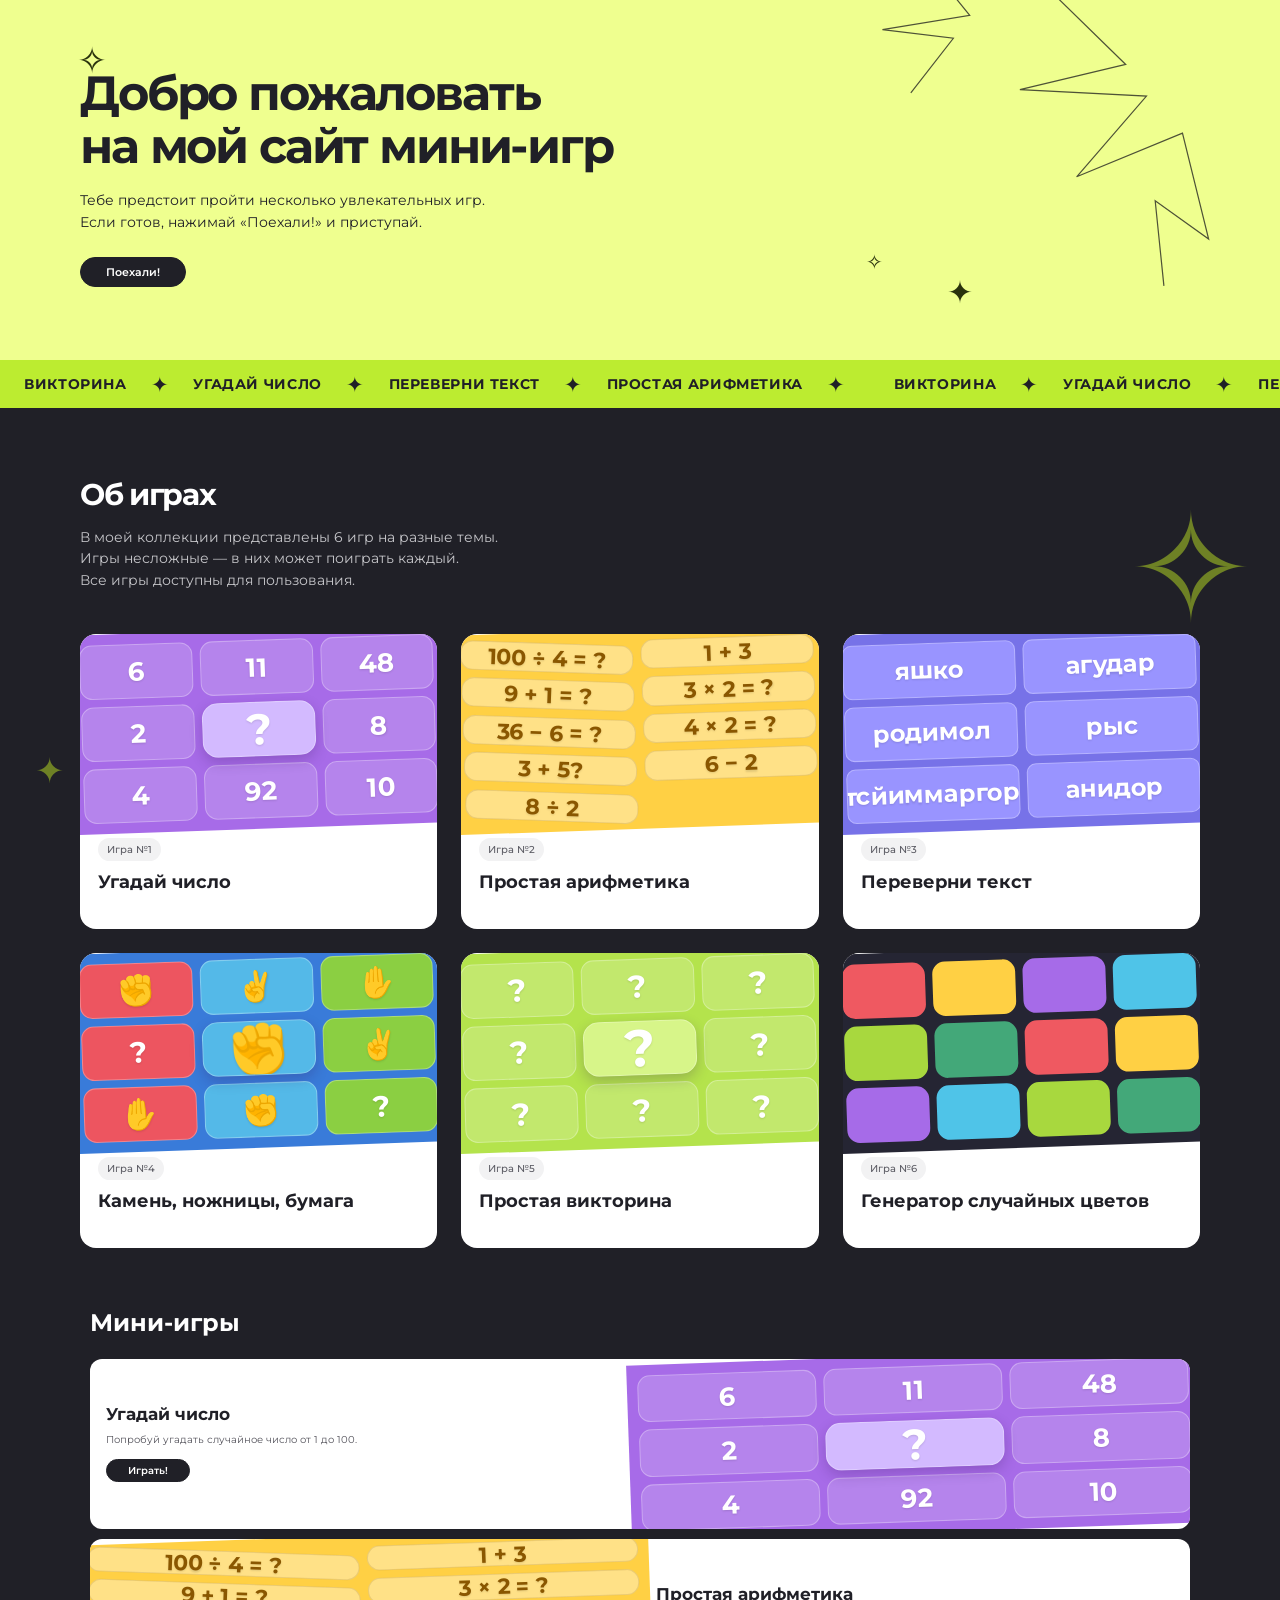
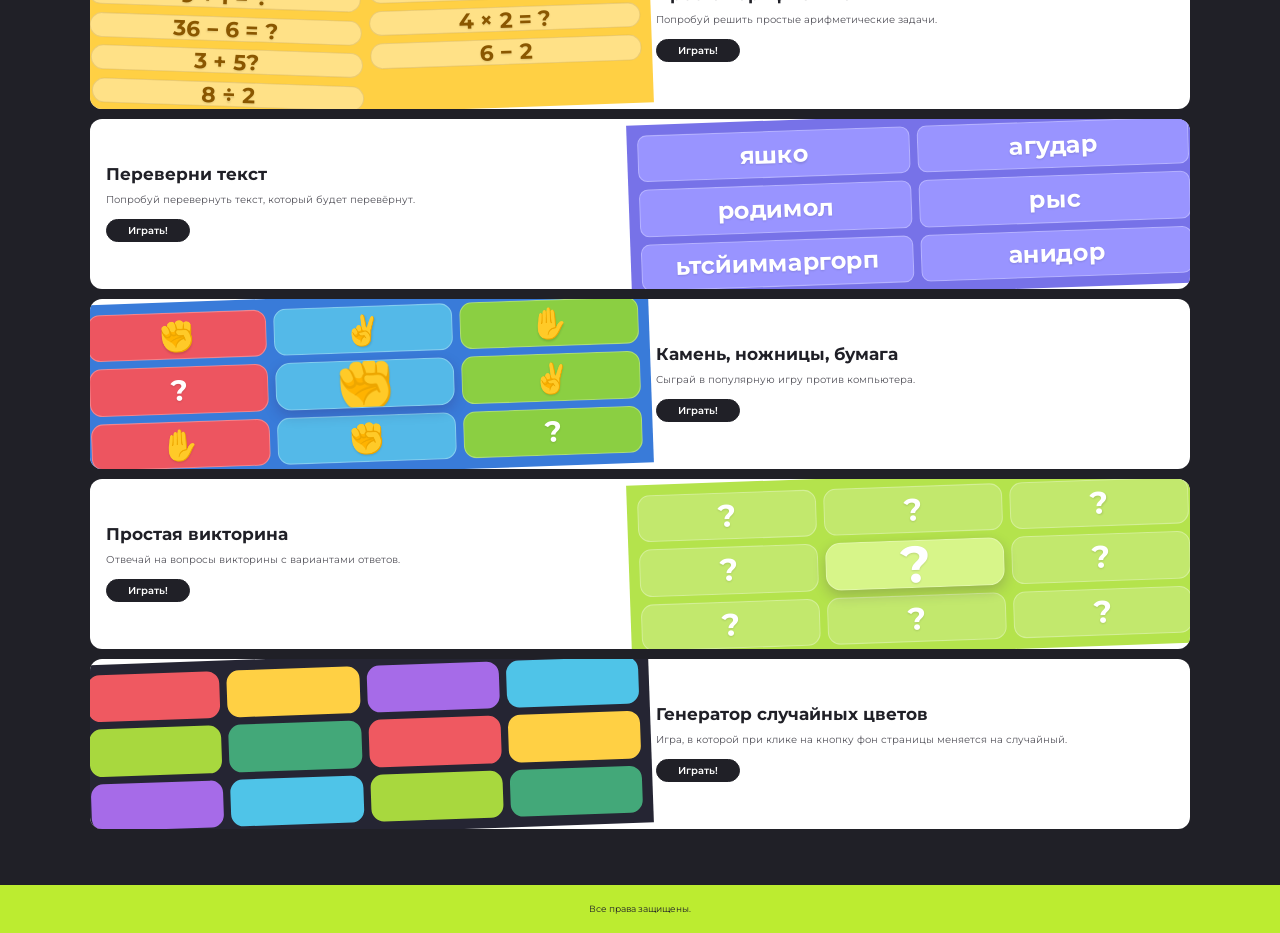
<file: index.html>
<!doctype html>
<html lang="ru">
  <head>
    <meta charset="utf-8">
    <meta name="viewport" content="width=device-width, initial-scale=1">
    <meta name="theme-color" content="#efff8f">
    <title>Мини-игры</title>
    <link rel="stylesheet" href="styles.css">
  </head>
  <body>
    <main>
      <section class="welcome" aria-labelledby="welcome-title">
        <div class="welcome__content">
          <h1 id="welcome-title">Добро пожаловать<br>на мой сайт мини-игр</h1>
          <p class="welcome__description">
            Тебе предстоит пройти несколько увлекательных игр.<br>
            Если готов, нажимай «Поехали!» и приступай.
          </p>
          <a class="button button--dark" href="#mini-games">Поехали!</a>
        </div>
        <svg class="welcome__lightning" viewBox="0 0 360 330" fill="none" aria-hidden="true">
          <path d="M170 0 254 82 157 105 273 111 209 185 306 145 330 242 281 207 289 285" />
          <path d="M81 0 111 37 31 50 96 58 57 108" />
        </svg>
        <span class="sparkle sparkle--one" aria-hidden="true">✧</span>
        <span class="sparkle sparkle--two" aria-hidden="true">✦</span>
        <span class="sparkle sparkle--three" aria-hidden="true">✧</span>
      </section>

      <div class="game-strip" role="img" aria-label="Игры: викторина, угадай число, переверни текст, простая арифметика">
        <div class="game-strip__track" aria-hidden="true">
          <div class="game-strip__group">
            <span>ВИКТОРИНА</span><span class="game-strip__star">✦</span>
            <span>УГАДАЙ ЧИСЛО</span><span class="game-strip__star">✦</span>
            <span>ПЕРЕВЕРНИ ТЕКСТ</span><span class="game-strip__star">✦</span>
            <span>ПРОСТАЯ АРИФМЕТИКА</span><span class="game-strip__star">✦</span>
          </div>
          <div class="game-strip__group">
            <span>ВИКТОРИНА</span><span class="game-strip__star">✦</span>
            <span>УГАДАЙ ЧИСЛО</span><span class="game-strip__star">✦</span>
            <span>ПЕРЕВЕРНИ ТЕКСТ</span><span class="game-strip__star">✦</span>
            <span>ПРОСТАЯ АРИФМЕТИКА</span><span class="game-strip__star">✦</span>
          </div>
        </div>
      </div>

      <section class="games" id="games" aria-labelledby="games-title">
        <div class="games__inner">
          <header class="games__header">
            <h2 id="games-title">Об играх</h2>
            <p class="games__description">
              В моей коллекции представлены 6 игр на разные темы.<br>
              Игры несложные — в них может поиграть каждый.<br>
              Все игры доступны для пользования.
            </p>
          </header>

          <div class="game-grid">
            <a class="game-card" href="games.html#guess-number" aria-label="Игра №1: Угадай число">
              <div class="game-art game-art--numbers" aria-hidden="true">
                <span>6</span><span>11</span><span>48</span>
                <span>2</span><b>?</b><span>8</span>
                <span>4</span><span>92</span><span>10</span>
              </div>
              <div class="game-card__body"><span class="game-card__number">Игра №1</span><h3>Угадай число</h3></div>
            </a>

            <a class="game-card" href="games.html#arithmetic" aria-label="Игра №2: Простая арифметика">
              <div class="game-art game-art--math" aria-hidden="true">
                <span>100 ÷ 4 = ?</span><span>1 + 3</span><span>9 + 1 = ?</span>
                <span>3 × 2 = ?</span><span>36 − 6 = ?</span><span>4 × 2 = ?</span>
                <span>3 + 5?</span><span>6 − 2</span><span>8 ÷ 2</span>
              </div>
              <div class="game-card__body"><span class="game-card__number">Игра №2</span><h3>Простая арифметика</h3></div>
            </a>

            <a class="game-card" href="games.html#reverse-text" aria-label="Игра №3: Переверни текст">
              <div class="game-art game-art--words" aria-hidden="true">
                <span>яшко</span><span>агудар</span><span>родимол</span>
                <span>рыс</span><span>ьтсйиммаргорп</span><span>анидор</span>
              </div>
              <div class="game-card__body"><span class="game-card__number">Игра №3</span><h3>Переверни текст</h3></div>
            </a>

            <a class="game-card" href="games.html#rock-paper-scissors" aria-label="Игра №4: Камень, ножницы, бумага">
              <div class="game-art game-art--rps" aria-hidden="true">
                <span>✊</span><span>✌</span><span>✋</span><span>?</span><b>✊</b><span>✌</span><span>✋</span><span>✊</span><span>?</span>
              </div>
              <div class="game-card__body"><span class="game-card__number">Игра №4</span><h3>Камень, ножницы, бумага</h3></div>
            </a>

            <a class="game-card" href="games.html#quiz" aria-label="Игра №5: Простая викторина">
              <div class="game-art game-art--quiz" aria-hidden="true">
                <span>?</span><span>?</span><span>?</span><span>?</span><b>?</b><span>?</span><span>?</span><span>?</span><span>?</span>
              </div>
              <div class="game-card__body"><span class="game-card__number">Игра №5</span><h3>Простая викторина</h3></div>
            </a>

            <a class="game-card" href="games.html#random-colors" aria-label="Игра №6: Генератор случайных цветов">
              <div class="game-art game-art--colors" aria-hidden="true">
                <span></span><span></span><span></span><span></span><span></span><span></span>
                <span></span><span></span><span></span><span></span><span></span><span></span>
              </div>
              <div class="game-card__body"><span class="game-card__number">Игра №6</span><h3>Генератор случайных цветов</h3></div>
            </a>
          </div>
        </div>
        <span class="games__sparkle games__sparkle--one" aria-hidden="true">✧</span>
        <span class="games__sparkle games__sparkle--two" aria-hidden="true">✦</span>
      </section>

      <section class="mini-games" id="mini-games" aria-labelledby="mini-games-title">
        <div class="mini-games__inner">
          <h2 id="mini-games-title">Мини-игры</h2>
          <div class="mini-game-list">
            <article class="mini-game-card">
              <div class="game-art game-art--numbers" aria-hidden="true">
                <span>6</span><span>11</span><span>48</span>
                <span>2</span><b>?</b><span>8</span>
                <span>4</span><span>92</span><span>10</span>
              </div>
              <div class="mini-game-card__content">
                <h3>Угадай число</h3>
                <p>Попробуй угадать случайное число от 1 до 100.</p>
                <a class="button button--dark" href="games.html#guess-number">Играть!</a>
              </div>
            </article>

            <article class="mini-game-card">
              <div class="game-art game-art--math" aria-hidden="true">
                <span>100 ÷ 4 = ?</span><span>1 + 3</span><span>9 + 1 = ?</span>
                <span>3 × 2 = ?</span><span>36 − 6 = ?</span><span>4 × 2 = ?</span>
                <span>3 + 5?</span><span>6 − 2</span><span>8 ÷ 2</span>
              </div>
              <div class="mini-game-card__content">
                <h3>Простая арифметика</h3>
                <p>Попробуй решить простые арифметические задачи.</p>
                <a class="button button--dark" href="games.html#arithmetic">Играть!</a>
              </div>
            </article>

            <article class="mini-game-card">
              <div class="game-art game-art--words" aria-hidden="true">
                <span>яшко</span><span>агудар</span><span>родимол</span>
                <span>рыс</span><span>ьтсйиммаргорп</span><span>анидор</span>
              </div>
              <div class="mini-game-card__content">
                <h3>Переверни текст</h3>
                <p>Попробуй перевернуть текст, который будет перевёрнут.</p>
                <a class="button button--dark" href="games.html#reverse-text">Играть!</a>
              </div>
            </article>

            <article class="mini-game-card">
              <div class="game-art game-art--rps" aria-hidden="true">
                <span>✊</span><span>✌</span><span>✋</span><span>?</span><b>✊</b><span>✌</span><span>✋</span><span>✊</span><span>?</span>
              </div>
              <div class="mini-game-card__content">
                <h3>Камень, ножницы, бумага</h3>
                <p>Сыграй в популярную игру против компьютера.</p>
                <a class="button button--dark" href="games.html#rock-paper-scissors">Играть!</a>
              </div>
            </article>

            <article class="mini-game-card">
              <div class="game-art game-art--quiz" aria-hidden="true">
                <span>?</span><span>?</span><span>?</span><span>?</span><b>?</b><span>?</span><span>?</span><span>?</span><span>?</span>
              </div>
              <div class="mini-game-card__content">
                <h3>Простая викторина</h3>
                <p>Отвечай на вопросы викторины с вариантами ответов.</p>
                <a class="button button--dark" href="games.html#quiz">Играть!</a>
              </div>
            </article>

            <article class="mini-game-card">
              <div class="game-art game-art--colors" aria-hidden="true">
                <span></span><span></span><span></span><span></span><span></span><span></span>
                <span></span><span></span><span></span><span></span><span></span><span></span>
              </div>
              <div class="mini-game-card__content">
                <h3>Генератор случайных цветов</h3>
                <p>Игра, в которой при клике на кнопку фон страницы меняется на случайный.</p>
                <a class="button button--dark" href="games.html#random-colors">Играть!</a>
              </div>
            </article>
          </div>
        </div>
      </section>
    </main>
    <footer class="site-footer">
      <p>Все права защищены.</p>
    </footer>
  </body>
</html>
</file>
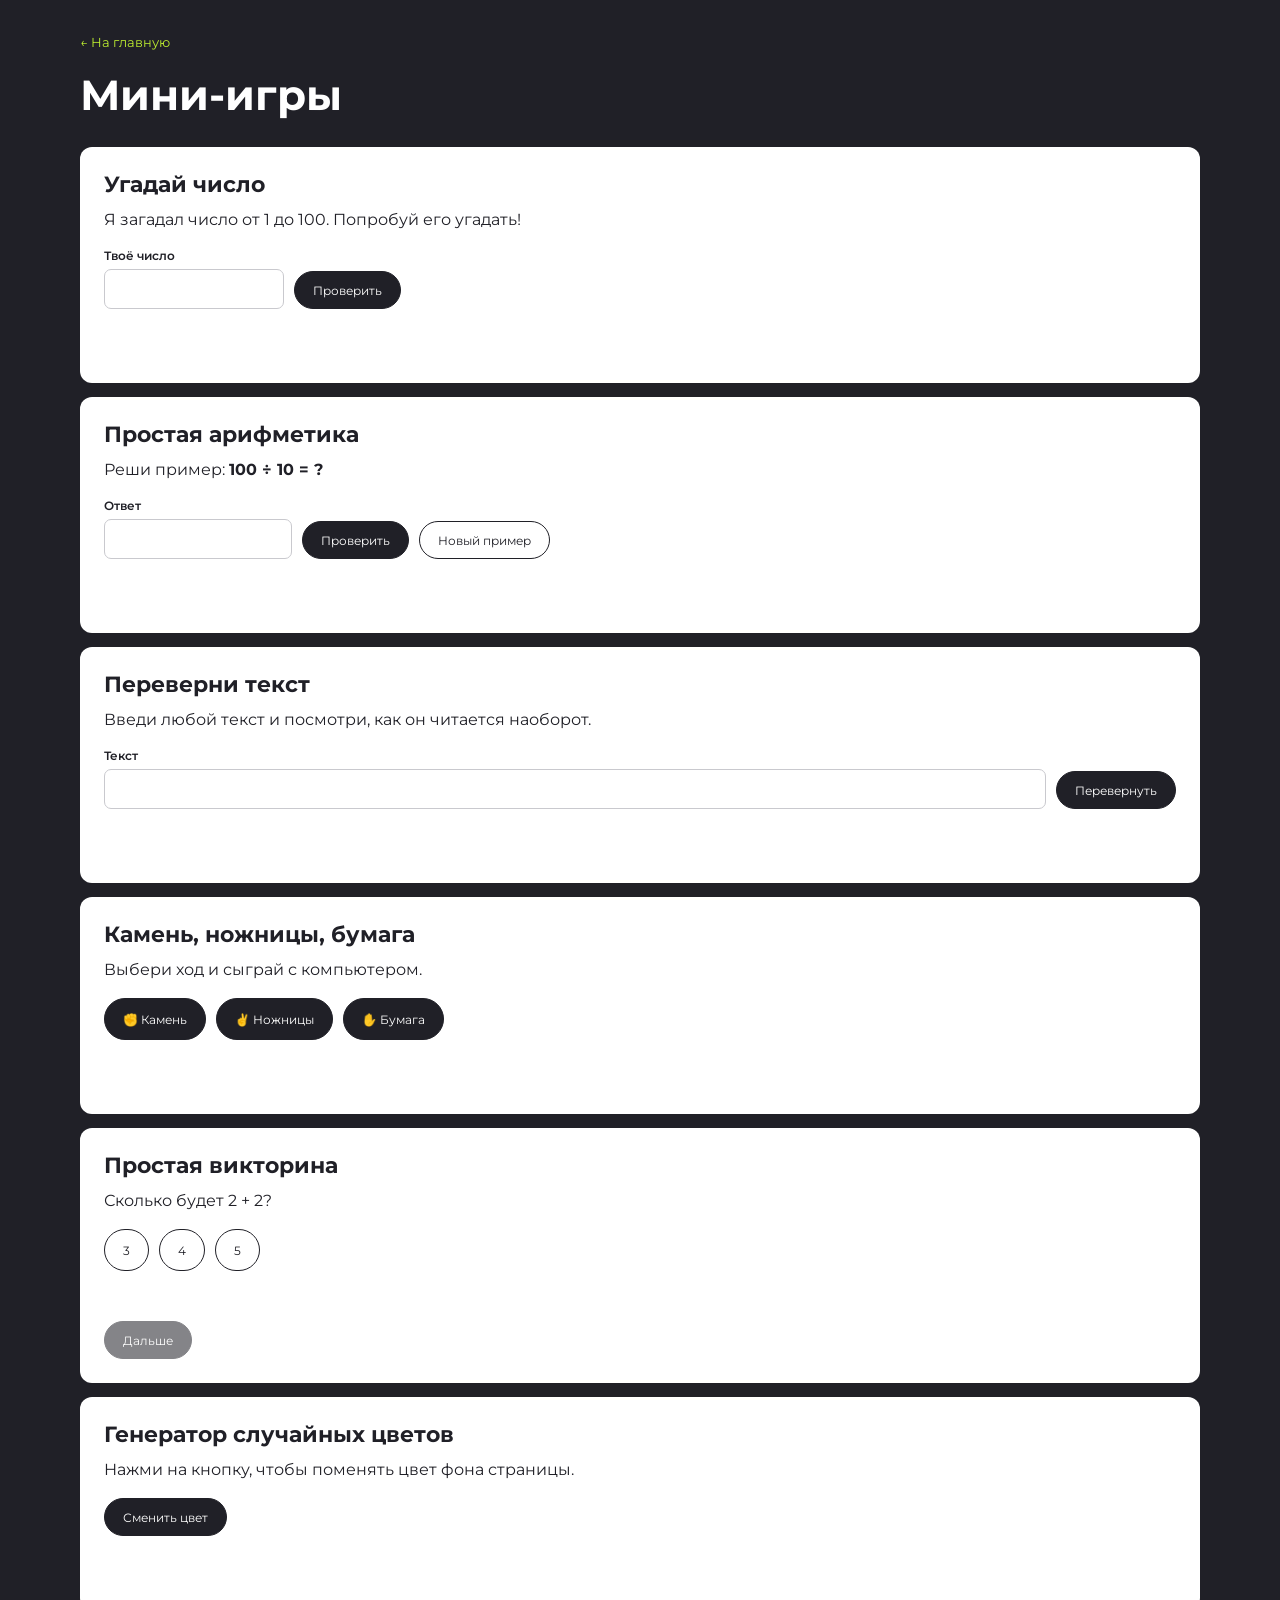
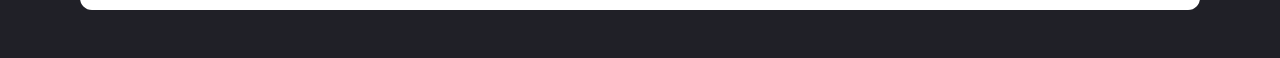
<file: games.html>
<!doctype html>
<html lang="ru">
  <head>
    <meta charset="utf-8">
    <meta name="viewport" content="width=device-width, initial-scale=1">
    <meta name="theme-color" content="#202027">
    <title>Играть — Мини-игры</title>
    <link rel="stylesheet" href="styles.css">
    <script src="games.js" defer></script>
  </head>
  <body class="play-page">
    <header class="play-header">
      <a href="index.html#mini-games">← На главную</a>
      <h1>Мини-игры</h1>
    </header>

    <main class="playground">
      <section class="play-game" id="guess-number" aria-labelledby="guess-title">
        <h2 id="guess-title">Угадай число</h2>
        <p>Я загадал число от 1 до 100. Попробуй его угадать!</p>
        <form class="play-form" data-guess-form>
          <label class="play-field">Твоё число
            <input name="guess" type="number" min="1" max="100" required>
          </label>
          <button class="play-button" type="submit">Проверить</button>
        </form>
        <p class="play-status" data-guess-status role="status" aria-live="polite"></p>
      </section>

      <section class="play-game" id="arithmetic" aria-labelledby="arithmetic-title">
        <h2 id="arithmetic-title">Простая арифметика</h2>
        <p>Реши пример: <strong data-arithmetic-problem></strong></p>
        <form class="play-form" data-arithmetic-form>
          <label class="play-field">Ответ
            <input name="answer" type="number" required>
          </label>
          <button class="play-button" type="submit">Проверить</button>
          <button class="play-button play-button--light" type="button" data-new-problem>Новый пример</button>
        </form>
        <p class="play-status" data-arithmetic-status role="status" aria-live="polite"></p>
      </section>

      <section class="play-game" id="reverse-text" aria-labelledby="reverse-title">
        <h2 id="reverse-title">Переверни текст</h2>
        <p>Введи любой текст и посмотри, как он читается наоборот.</p>
        <form class="play-form" data-reverse-form>
          <label class="play-field play-field--wide">Текст
            <input name="text" type="text" required>
          </label>
          <button class="play-button" type="submit">Перевернуть</button>
        </form>
        <p class="play-status" data-reverse-status role="status" aria-live="polite"></p>
      </section>

      <section class="play-game" id="rock-paper-scissors" aria-labelledby="rps-title">
        <h2 id="rps-title">Камень, ножницы, бумага</h2>
        <p>Выбери ход и сыграй с компьютером.</p>
        <div class="play-choices" data-rps-choices>
          <button class="play-button" type="button" data-choice="rock">✊ Камень</button>
          <button class="play-button" type="button" data-choice="scissors">✌ Ножницы</button>
          <button class="play-button" type="button" data-choice="paper">✋ Бумага</button>
        </div>
        <p class="play-status" data-rps-status role="status" aria-live="polite"></p>
      </section>

      <section class="play-game" id="quiz" aria-labelledby="quiz-title">
        <h2 id="quiz-title">Простая викторина</h2>
        <p data-quiz-question></p>
        <div class="play-choices" data-quiz-options></div>
        <p class="play-status" data-quiz-status role="status" aria-live="polite"></p>
        <button class="play-button" type="button" data-quiz-next disabled>Дальше</button>
      </section>

      <section class="play-game" id="random-colors" aria-labelledby="colors-title">
        <h2 id="colors-title">Генератор случайных цветов</h2>
        <p>Нажми на кнопку, чтобы поменять цвет фона страницы.</p>
        <button class="play-button" type="button" data-new-color>Сменить цвет</button>
        <p class="play-status" data-color-status role="status" aria-live="polite"></p>
      </section>
    </main>
  </body>
</html>
</file>
<file: styles.css>
@import url("https://fonts.googleapis.com/css2?family=Montserrat:wght@400;500;600;700;800&display=swap");

:root {
  color-scheme: light;
  font-family: "Montserrat", Arial, sans-serif;
  color: #202027;
  background: #202027;
  font-synthesis: none;
  text-rendering: optimizeLegibility;
  --ink: #202027;
  --lime: #bcec30;
  --pale-lime: #efff8f;
}

* {
  box-sizing: border-box;
}

html {
  scroll-behavior: smooth;
}

body {
  margin: 0;
  min-width: 320px;
}

a {
  color: inherit;
}

.welcome {
  position: relative;
  display: flex;
  min-height: 360px;
  align-items: center;
  overflow: hidden;
  background: var(--pale-lime);
}

.welcome__content {
  position: relative;
  z-index: 1;
  width: min(1120px, calc(100% - 64px));
  margin: 0 auto;
  padding: 54px 0 60px;
}

.welcome h1,
.games h2 {
  margin: 0;
  font-size: clamp(32px, 4vw, 48px);
  font-weight: 700;
  line-height: 1.12;
  letter-spacing: -0.045em;
}

.welcome__description,
.games__description {
  margin: 16px 0 24px;
  font-size: 14px;
  line-height: 1.55;
}

.button {
  display: inline-flex;
  min-width: 106px;
  min-height: 30px;
  align-items: center;
  justify-content: center;
  border: 1px solid var(--ink);
  border-radius: 999px;
  padding: 0 20px;
  font-size: 11px;
  font-weight: 600;
  text-decoration: none;
  transition: color 160ms ease, background-color 160ms ease, transform 160ms ease;
}

.button--dark {
  color: #fff;
  background: var(--ink);
}

.button--dark:hover {
  color: var(--ink);
  background: transparent;
  transform: translateY(-2px);
}

.button:focus-visible,
.game-card:focus-visible {
  outline: 3px solid #6f8e00;
  outline-offset: 4px;
}

.welcome__lightning {
  position: absolute;
  top: -25px;
  right: max(-36px, calc((100% - 1240px) / 2));
  width: min(42vw, 430px);
  height: 100%;
  stroke: #262722;
  stroke-width: 1.1;
  opacity: 0.8;
}

.sparkle {
  position: absolute;
  z-index: 1;
  color: #29320c;
  line-height: 1;
}

.sparkle--one {
  top: 42px;
  left: 6%;
  font-size: 36px;
}

.sparkle--two {
  right: 24%;
  bottom: 52px;
  font-size: 31px;
}

.sparkle--three {
  right: 31%;
  bottom: 88px;
  font-size: 20px;
}

.game-strip {
  display: flex;
  min-height: 48px;
  align-items: center;
  overflow: hidden;
  background: var(--lime);
  font-size: 14px;
  font-weight: 700;
  letter-spacing: 0.045em;
  white-space: nowrap;
}

.game-strip__track {
  display: flex;
  width: max-content;
  animation: game-strip-scroll 24s linear infinite;
}

.game-strip__group {
  display: flex;
  flex: 0 0 auto;
  align-items: center;
  gap: 24px;
  padding: 0 24px;
}

.game-strip__star {
  font-size: 21px;
}

@keyframes game-strip-scroll {
  to {
    transform: translateX(-50%);
  }
}

.games {
  position: relative;
  overflow: hidden;
  min-height: 600px;
  padding: 70px 0 40px;
  color: #fff;
  background: var(--ink);
}

.games__inner {
  position: relative;
  z-index: 1;
  width: min(1120px, calc(100% - 64px));
  margin: 0 auto;
}

.games h2 {
  font-size: 30px;
}

.games__description {
  margin-top: 15px;
  color: #c6c6ca;
}

.game-grid {
  display: grid;
  grid-template-columns: repeat(3, minmax(0, 1fr));
  gap: 24px;
  margin-top: 42px;
}

.game-card {
  display: flex;
  min-width: 0;
  flex-direction: column;
  overflow: hidden;
  border-radius: 16px;
  color: var(--ink);
  background: #fff;
  text-decoration: none;
  transition: transform 180ms ease, box-shadow 180ms ease;
}

.game-card:hover {
  transform: translateY(-5px);
  box-shadow: 0 12px 28px rgb(0 0 0 / 25%);
}

.game-art {
  display: grid;
  height: 190px;
  grid-template-columns: repeat(3, 1fr);
  grid-auto-rows: 1fr;
  gap: 7px;
  overflow: hidden;
  padding: 10px;
  color: #fff;
  font-size: clamp(16px, 2vw, 25px);
  font-weight: 700;
  text-align: center;
  transform: rotate(-2deg) scale(1.05);
}

.game-art > * {
  display: flex;
  min-width: 0;
  align-items: center;
  justify-content: center;
  overflow: hidden;
  border: 1px solid rgb(255 255 255 / 28%);
  border-radius: 12px;
  background: rgb(255 255 255 / 17%);
  text-shadow: 0 1px 2px rgb(0 0 0 / 12%);
}

.game-art > b {
  z-index: 1;
  border-radius: 15px;
  color: #fff;
  background: #e8dcff;
  box-shadow: 0 5px 12px rgb(49 20 82 / 22%);
  font-size: 1.65em;
}

.game-art--numbers {
  color: #fff;
  background: #a76be8;
}

.game-art--numbers b {
  color: #fff;
  background: #d3baff;
}

.game-art--math {
  grid-template-columns: repeat(2, 1fr);
  color: #8a5700;
  background: #ffd044;
  font-size: clamp(15px, 1.7vw, 21px);
}

.game-art--math > * {
  border-color: rgb(122 79 0 / 15%);
  background: rgb(255 255 255 / 36%);
}

.game-art--math > span:nth-child(odd) {
  transform: rotate(4deg);
}

.game-art--words {
  grid-template-columns: repeat(2, 1fr);
  background: #7772e8;
  font-size: clamp(16px, 1.9vw, 23px);
}

.game-art--words > * {
  border-radius: 9px;
  background: #9994ff;
}

.game-art--rps {
  grid-template-columns: repeat(3, 1fr);
  background: #397bd9;
  font-size: 28px;
}

.game-art--rps > *:nth-child(3n + 1) {
  background: #ed5560;
}

.game-art--rps > *:nth-child(3n + 2) {
  background: #54b9e8;
}

.game-art--rps > *:nth-child(3n) {
  background: #8bcf42;
}

.game-art--rps > b {
  color: #6a3b00;
  background: #ffce4d;
}

.game-art--quiz {
  background: #b4e34c;
  font-size: 30px;
}

.game-art--quiz > * {
  color: #fff;
  background: rgb(255 255 255 / 19%);
}

.game-art--quiz > b {
  background: #d7f589;
}

.game-art--colors {
  grid-template-columns: repeat(4, 1fr);
  background: #252533;
}

.game-art--colors > * {
  border: 0;
  background: #ef5961;
}

.game-art--colors > *:nth-child(6n + 2) {
  background: #ffd044;
}

.game-art--colors > *:nth-child(6n + 3) {
  background: #a66be8;
}

.game-art--colors > *:nth-child(6n + 4) {
  background: #4fc4e8;
}

.game-art--colors > *:nth-child(6n + 5) {
  background: #a8d83e;
}

.game-art--colors > *:nth-child(6n) {
  background: #43a879;
}

.game-card__body {
  min-height: 105px;
  padding: 14px 18px 18px;
}

.game-card__number {
  display: inline-block;
  border-radius: 999px;
  padding: 5px 9px;
  color: #5e5e66;
  background: #f2f2f3;
  font-size: 10px;
  font-weight: 500;
}

.game-card h3 {
  margin: 10px 0 0;
  font-size: 18px;
  font-weight: 700;
  line-height: 1.25;
}

.games__sparkle {
  position: absolute;
  right: 2%;
  color: #8faa25;
  font-size: 150px;
  line-height: 1;
  opacity: 0.7;
}

.games__sparkle--one {
  top: 85px;
}

.games__sparkle--two {
  top: 345px;
  right: 95%;
  font-size: 35px;
}

.mini-games {
  padding: 20px 0 56px;
  color: #fff;
  background: var(--ink);
}

.mini-games__inner {
  width: min(1120px, 86%);
  margin: 0 auto;
}

.mini-games h2 {
  margin: 0 0 22px;
  font-size: 24px;
  font-weight: 700;
}

.mini-game-list {
  display: grid;
  gap: 10px;
}

.mini-game-card {
  display: flex;
  height: 170px;
  min-height: 170px;
  overflow: hidden;
  border-radius: 12px;
  color: var(--ink);
  background: #fff;
}

.mini-game-card:nth-child(odd) {
  flex-direction: row-reverse;
}

.mini-game-card > .game-art {
  width: 50%;
  min-height: 0;
  flex: 0 0 50%;
  height: 100%;
  transform: rotate(-2deg) scale(1.04);
}

.mini-game-card__content {
  display: flex;
  min-width: 0;
  flex: 1;
  flex-direction: column;
  align-items: flex-start;
  justify-content: center;
  padding: 16px;
}

.mini-game-card h3 {
  margin: 0;
  font-size: 17px;
  line-height: 1.15;
}

.mini-game-card p {
  margin: 8px 0 12px;
  color: #55545c;
  font-size: 10px;
  line-height: 1.4;
}

.mini-game-card .button {
  min-width: 84px;
  min-height: 23px;
  padding: 0 14px;
  font-size: 10px;
}

.site-footer {
  display: grid;
  min-height: 48px;
  place-items: center;
  background: var(--lime);
  color: var(--ink);
  font-size: 9px;
}

.site-footer p {
  margin: 0;
}

.play-page {
  min-height: 100vh;
  background: var(--ink);
  color: #fff;
}

.play-header,
.playground {
  width: min(1120px, calc(100% - 80px));
  margin: 0 auto;
}

.play-header {
  padding: 32px 0 12px;
}

.play-header a {
  color: var(--lime);
  font-size: 13px;
  text-decoration: none;
}

.play-header a:hover {
  text-decoration: underline;
}

.play-header h1 {
  margin: 18px 0 0;
  font-size: clamp(30px, 4vw, 42px);
}

.playground {
  padding-bottom: 48px;
}

.play-game {
  scroll-margin-top: 20px;
  margin-top: 14px;
  border-radius: 12px;
  padding: 24px;
  color: var(--ink);
  background: #fff;
}

.play-game h2 {
  margin: 0;
  font-size: 22px;
}

.play-game > p {
  margin: 10px 0 16px;
  line-height: 1.5;
}

.play-form,
.play-choices {
  display: flex;
  flex-wrap: wrap;
  align-items: flex-end;
  gap: 10px;
}

.play-field {
  display: grid;
  min-width: 180px;
  gap: 6px;
  font-size: 12px;
  font-weight: 600;
}

.play-field--wide {
  flex: 1;
}

.play-field input {
  min-height: 40px;
  border: 1px solid #c9c9ce;
  border-radius: 7px;
  padding: 8px 10px;
  font: inherit;
}

.play-button {
  min-height: 38px;
  border: 1px solid var(--ink);
  border-radius: 999px;
  padding: 0 18px;
  color: #fff;
  background: var(--ink);
  cursor: pointer;
  font: inherit;
  font-size: 12px;
  transition: color 160ms ease, background-color 160ms ease;
}

.play-button:hover:not(:disabled) {
  color: var(--ink);
  background: #fff;
}

.play-button:focus-visible,
.play-field input:focus-visible {
  outline: 3px solid #91b51d;
  outline-offset: 2px;
}

.play-button:disabled {
  cursor: not-allowed;
  opacity: 0.55;
}

.play-button--light {
  color: var(--ink);
  background: #fff;
}

.play-status {
  min-height: 1.5em;
  color: #4a6412;
  font-weight: 600;
}

.play-choices {
  align-items: center;
}

.play-choices .play-button {
  min-height: 42px;
}

@media (max-width: 760px) {
  .welcome {
    min-height: 300px;
  }

  .welcome__content,
  .games__inner {
    width: min(100% - 104px, 1120px);
  }

  .play-header,
  .playground {
    width: min(100% - 104px, 1120px);
  }

  .welcome__content {
    padding: 32px 0;
  }

  .welcome h1 {
    font-size: 30px;
  }

  .welcome__description,
  .games__description {
    font-size: 11px;
  }

  .welcome__description {
    margin: 12px 0 16px;
  }

  .welcome__lightning {
    right: -120px;
    width: 360px;
    opacity: 0.35;
  }

  .sparkle--two,
  .sparkle--three {
    display: none;
  }

  .game-strip {
    min-height: 38px;
    font-size: 10px;
  }

  .game-strip__group {
    gap: 16px;
    padding: 0 16px;
  }

  .game-strip__star {
    font-size: 15px;
  }

  .games {
    padding: 40px 0 60px;
  }

  .game-grid {
    grid-template-columns: repeat(3, minmax(0, 1fr));
    gap: 14px;
    margin-top: 24px;
  }

  .game-art {
    height: 135px;
  }

  .game-card__body {
    min-height: 100px;
    padding: 12px;
  }

  .game-card h3 {
    font-size: 14px;
  }

  .mini-game-card {
    height: 170px;
    min-height: 170px;
  }

  .mini-game-card > .game-art {
    min-height: 0;
  }

  .mini-game-card__content {
    padding: 12px;
  }

  .mini-game-card h3 {
    font-size: 15px;
  }

  .mini-game-card p {
    font-size: 9px;
  }

  .play-game {
    padding: 18px;
  }
}

@media (min-width: 461px) and (max-width: 600px) {
  .game-grid {
    grid-template-columns: repeat(2, minmax(0, 1fr));
  }
}

@media (max-width: 460px) {
  .welcome__content,
  .games__inner,
  .mini-games__inner,
  .play-header,
  .playground {
    width: calc(100% - 36px);
  }

  .welcome__lightning {
    right: -190px;
    opacity: 0.18;
  }

  .sparkle--one,
  .games__sparkle {
    display: none;
  }

  .welcome h1 {
    font-size: 28px;
  }

  .welcome__description,
  .games__description {
    font-size: 12px;
  }

  .game-grid {
    grid-template-columns: 1fr;
    gap: 18px;
  }

  .games {
    display: none;
  }

  .welcome__content {
    text-align: center;
  }

  .welcome__description br {
    display: none;
  }

  .welcome .button {
    width: 100%;
    min-height: 34px;
  }

  .mini-game-card,
  .mini-game-card:nth-child(odd) {
    height: auto;
    min-height: 0;
    flex-direction: column;
  }

  .mini-game-card > .game-art {
    width: 100%;
    height: 170px;
    min-height: 170px;
    flex: 0 0 170px;
    transform: none;
  }

  .mini-game-card__content {
    width: 100%;
    flex: initial;
    padding: 16px;
  }

  .mini-game-card h3 {
    font-size: 16px;
  }

  .mini-game-card p {
    margin: 8px 0 12px;
    font-size: 10px;
  }

  .mini-game-card .button {
    width: 100%;
    min-height: 34px;
    font-size: 11px;
  }

  .button--dark:hover {
    transform: none;
    color: #fff;
    background: var(--ink);
  }

  .game-art {
    height: 190px;
    font-size: 25px;
  }

  .game-art--math {
    font-size: 21px;
  }

  .game-art--words {
    font-size: 23px;
  }

  .mini-games {
    padding: 16px 0 40px;
  }

  .mini-games h2 {
    margin-bottom: 16px;
    font-size: 22px;
  }

  .play-header {
    padding-top: 22px;
  }

  .play-game {
    padding: 16px;
  }

  .play-game h2 {
    font-size: 19px;
  }

  .play-field,
  .play-form .play-button {
    width: 100%;
  }
}

@media (prefers-reduced-motion: reduce) {
  .game-strip__track {
    animation: none;
  }

  *,
  *::before,
  *::after {
    scroll-behavior: auto !important;
    transition-duration: 0.01ms !important;
  }
}
</file>
